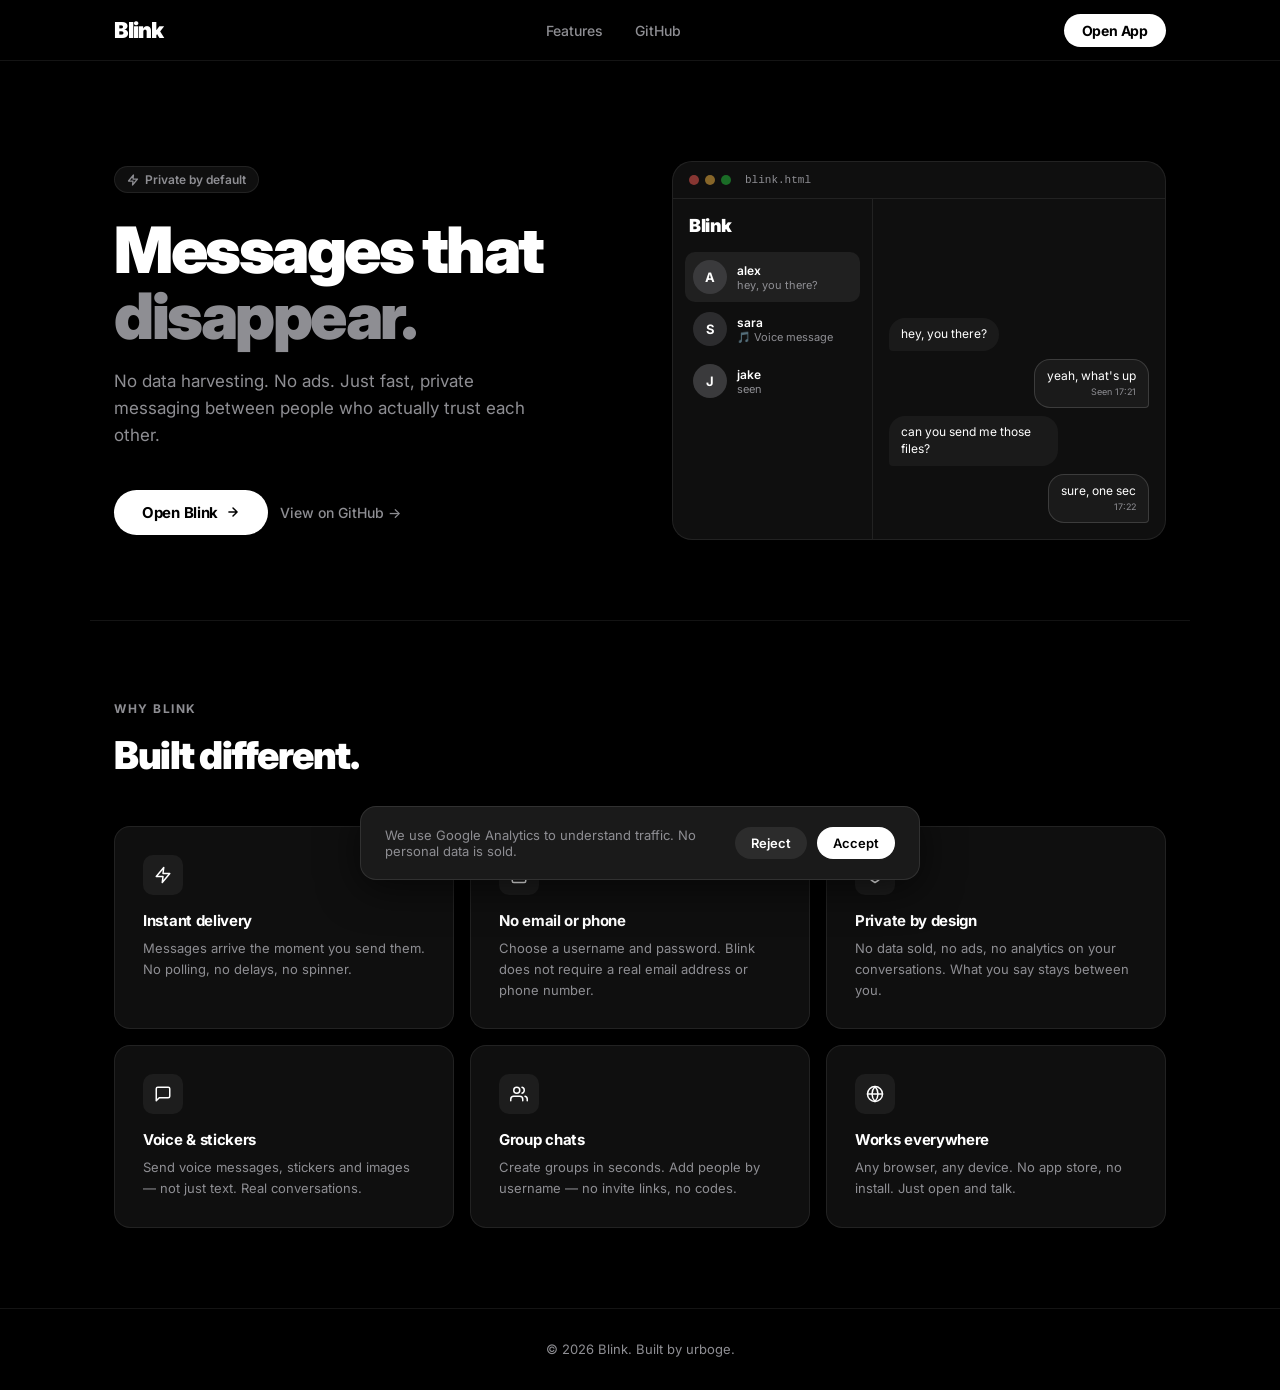
<file: index.html>
<!DOCTYPE html>
<html lang="en">
<head>
    <script>
        window.dataLayer = window.dataLayer || [];
        function gtag() { dataLayer.push(arguments); }
        if (localStorage.getItem('cookieConsent') === 'granted') {
            gtag('consent', 'default', { 'analytics_storage': 'granted', 'ad_storage': 'granted', 'ad_user_data': 'granted', 'ad_personalization': 'granted' });
        } else {
            gtag('consent', 'default', { 'analytics_storage': 'denied', 'ad_storage': 'denied', 'ad_user_data': 'denied', 'ad_personalization': 'denied' });
        }
    </script>
    <script async src="https://www.googletagmanager.com/gtag/js?id=G-JH6J9DNLD3"></script>
    <script>gtag('js', new Date()); gtag('config', 'G-JH6J9DNLD3');</script>

    <meta charset="UTF-8">
    <meta name="viewport" content="width=device-width, initial-scale=1.0">
    <title>Blink — Private Messaging</title>
    <link rel="preconnect" href="https://fonts.googleapis.com">
    <link rel="preconnect" href="https://fonts.gstatic.com" crossorigin>
    <link href="https://fonts.googleapis.com/css2?family=Inter:wght@400;500;600;700;800;900&display=swap" rel="stylesheet">
    <style>
        *, *::before, *::after { box-sizing: border-box; margin: 0; padding: 0; }

        :root {
            --bg: #000000;
            --surface: #0f0f0f;
            --surface2: #1a1a1a;
            --border: rgba(255,255,255,0.08);
            --border-hover: rgba(255,255,255,0.16);
            --text: #ffffff;
            --text-secondary: #8e8e93;
            --accent: #ffffff;
        }

        html { scroll-behavior: smooth; }

        body {
            font-family: 'Inter', -apple-system, BlinkMacSystemFont, sans-serif;
            background: var(--bg);
            color: var(--text);
            min-height: 100vh;
            overflow-x: hidden;
        }

        /* HEADER */
        header {
            position: sticky; top: 0; z-index: 100;
            background: rgba(0,0,0,0.8);
            backdrop-filter: blur(20px);
            -webkit-backdrop-filter: blur(20px);
            border-bottom: 1px solid var(--border);
        }
        .header-inner {
            max-width: 1100px; margin: 0 auto;
            padding: 0 24px; height: 60px;
            display: flex; align-items: center; justify-content: space-between;
        }
        .wordmark {
            font-size: 22px; font-weight: 900;
            letter-spacing: -1px; color: #fff;
        }
        nav { display: flex; align-items: center; gap: 32px; }
        nav a {
            font-size: 14px; font-weight: 500;
            color: var(--text-secondary); text-decoration: none;
            transition: color 0.15s;
        }
        nav a:hover { color: #fff; }
        .btn-open {
            background: #fff; color: #000;
            font-size: 14px; font-weight: 700;
            padding: 8px 18px; border-radius: 999px;
            text-decoration: none; transition: opacity 0.15s;
            letter-spacing: -0.2px;
        }
        .btn-open:hover { opacity: 0.85; }

        /* HERO */
        .hero {
            max-width: 1100px; margin: 0 auto;
            padding: 100px 24px 80px;
            display: grid; grid-template-columns: 1fr 1fr;
            gap: 64px; align-items: center;
        }
        .hero-badge {
            display: inline-flex; align-items: center; gap: 6px;
            background: rgba(255,255,255,0.06);
            border: 1px solid var(--border);
            padding: 5px 12px; border-radius: 999px;
            font-size: 12px; font-weight: 600;
            color: var(--text-secondary);
            margin-bottom: 24px;
        }
        .hero-badge svg { width: 12px; height: 12px; }
        h1 {
            font-size: clamp(42px, 5vw, 64px);
            font-weight: 900; line-height: 1.02;
            letter-spacing: -2.5px; color: #fff;
            margin-bottom: 20px;
        }
        h1 em { font-style: normal; color: var(--text-secondary); }
        .hero-sub {
            font-size: 17px; line-height: 1.6;
            color: var(--text-secondary); font-weight: 400;
            max-width: 420px; margin-bottom: 40px;
        }
        .hero-cta {
            display: flex; gap: 12px; align-items: center; flex-wrap: wrap;
        }
        .btn-primary {
            background: #fff; color: #000;
            font-size: 15px; font-weight: 700;
            padding: 13px 28px; border-radius: 999px;
            text-decoration: none; transition: opacity 0.15s;
            letter-spacing: -0.3px; display: inline-flex; align-items: center; gap: 8px;
        }
        .btn-primary:hover { opacity: 0.88; }
        .btn-secondary {
            font-size: 14px; font-weight: 500;
            color: var(--text-secondary); text-decoration: none;
            transition: color 0.15s;
        }
        .btn-secondary:hover { color: #fff; }

        /* MOCKUP */
        .hero-visual {
            position: relative;
        }
        .mockup-shell {
            background: var(--surface);
            border: 1px solid var(--border);
            border-radius: 20px;
            overflow: hidden;
            box-shadow: 0 32px 80px rgba(0,0,0,0.6);
        }
        .mockup-bar {
            display: flex; align-items: center; gap: 6px;
            padding: 12px 16px;
            border-bottom: 1px solid var(--border);
        }
        .dot { width: 10px; height: 10px; border-radius: 50%; }
        .dot-r { background: rgba(255,95,87,0.5); }
        .dot-y { background: rgba(255,189,68,0.5); }
        .dot-g { background: rgba(39,201,63,0.5); }
        .mockup-bar span {
            font-size: 11px; color: var(--text-secondary);
            font-family: monospace; margin-left: 8px;
        }
        .mockup-screen {
            display: flex; min-height: 340px;
        }
        /* fake sidebar */
        .mock-sidebar {
            width: 200px; border-right: 1px solid var(--border);
            padding: 16px 12px; flex-shrink: 0;
        }
        .mock-header {
            font-size: 18px; font-weight: 900; letter-spacing: -0.5px;
            margin-bottom: 16px; padding: 0 4px;
        }
        .mock-row {
            display: flex; align-items: center; gap: 10px;
            padding: 8px 8px; border-radius: 10px;
            margin-bottom: 2px;
        }
        .mock-row.active { background: rgba(255,255,255,0.07); }
        .mock-av {
            width: 34px; height: 34px; border-radius: 50%;
            display: flex; align-items: center; justify-content: center;
            font-size: 13px; font-weight: 700; color: #fff; flex-shrink: 0;
        }
        .mock-info { min-width: 0; }
        .mock-name { font-size: 12px; font-weight: 600; }
        .mock-preview { font-size: 11px; color: var(--text-secondary); white-space: nowrap; overflow: hidden; text-overflow: ellipsis; }
        /* fake chat */
        .mock-chat {
            flex: 1; padding: 16px; display: flex; flex-direction: column; gap: 8px; justify-content: flex-end;
        }
        .mock-bubble {
            max-width: 65%; padding: 8px 12px;
            border-radius: 16px; font-size: 12px; line-height: 1.4;
        }
        .mock-bubble.in {
            background: var(--surface2); color: #fff; align-self: flex-start;
            border-bottom-left-radius: 4px;
        }
        .mock-bubble.out {
            background: #1a1a1a; color: #fff;
            border: 1px solid rgba(255,255,255,0.15);
            align-self: flex-end;
            border-bottom-right-radius: 4px;
        }
        .mock-time { font-size: 9px; color: var(--text-secondary); margin-top: 2px; text-align: right; }

        /* FEATURES */
        .features {
            max-width: 1100px; margin: 0 auto;
            padding: 80px 24px;
            border-top: 1px solid var(--border);
        }
        .section-label {
            font-size: 12px; font-weight: 700; letter-spacing: 1.5px;
            color: var(--text-secondary); text-transform: uppercase;
            margin-bottom: 16px;
        }
        .section-title {
            font-size: clamp(28px, 3vw, 40px); font-weight: 900;
            letter-spacing: -1.5px; margin-bottom: 48px;
        }
        .features-grid {
            display: grid; grid-template-columns: repeat(3, 1fr);
            gap: 16px;
        }
        .feat-card {
            background: var(--surface);
            border: 1px solid var(--border);
            border-radius: 16px; padding: 28px;
            transition: border-color 0.2s;
        }
        .feat-card:hover { border-color: var(--border-hover); }
        .feat-icon {
            width: 40px; height: 40px; border-radius: 10px;
            background: rgba(255,255,255,0.06);
            display: flex; align-items: center; justify-content: center;
            margin-bottom: 16px;
        }
        .feat-icon svg { width: 18px; height: 18px; stroke: #fff; }
        .feat-title { font-size: 15px; font-weight: 700; margin-bottom: 8px; letter-spacing: -0.3px; }
        .feat-desc { font-size: 13px; color: var(--text-secondary); line-height: 1.6; }

        /* FOOTER */
        footer {
            border-top: 1px solid var(--border);
            padding: 32px 24px;
            text-align: center;
            font-size: 13px; color: var(--text-secondary);
        }
        footer a { color: var(--text-secondary); text-decoration: none; transition: color 0.15s; }
        footer a:hover { color: #fff; }

        /* COOKIE BANNER */
        #cookie-banner {
            position: fixed; bottom: 20px; left: 50%; transform: translateX(-50%);
            width: calc(100% - 40px); max-width: 560px;
            background: #1a1a1a; border: 1px solid rgba(255,255,255,0.1);
            border-radius: 16px; padding: 20px 24px;
            display: flex; align-items: center; justify-content: space-between; gap: 16px;
            box-shadow: 0 8px 40px rgba(0,0,0,0.6);
            z-index: 9999; font-size: 13px; color: var(--text-secondary);
        }
        .cookie-btns { display: flex; gap: 10px; flex-shrink: 0; }
        .cookie-btn {
            padding: 8px 16px; border-radius: 999px; border: none;
            font-size: 13px; font-weight: 600; cursor: pointer; font-family: inherit;
        }
        .cookie-reject { background: rgba(255,255,255,0.08); color: #fff; }
        .cookie-accept { background: #fff; color: #000; }

        /* RESPONSIVE */
        @media (max-width: 768px) {
            .hero { grid-template-columns: 1fr; gap: 40px; padding: 60px 20px 48px; }
            .hero-sub { max-width: 100%; }
            .features-grid { grid-template-columns: 1fr; }
            nav { display: none; }
            .mock-sidebar { display: none; }
        }
        @media (max-width: 600px) {
            .features-grid { grid-template-columns: 1fr; }
        }
    </style>
</head>
<body>

<header>
    <div class="header-inner">
        <span class="wordmark">Blink</span>
        <nav>
            <a href="#features">Features</a>
            <a href="https://github.com/urboge/blink" target="_blank">GitHub</a>
        </nav>
        <a href="blink.html" class="btn-open">Open App</a>
    </div>
</header>

<main>
    <!-- HERO -->
    <section class="hero">
        <div>
            <div class="hero-badge">
                <svg viewBox="0 0 24 24" fill="none" stroke="currentColor" stroke-width="2.5" stroke-linecap="round" stroke-linejoin="round"><polygon points="13 2 3 14 12 14 11 22 21 10 12 10 13 2"/></svg>
                Private by default
            </div>
            <h1>Messages that<br><em>disappear.</em></h1>
            <p class="hero-sub">No data harvesting. No ads. Just fast, private messaging between people who actually trust each other.</p>
            <div class="hero-cta">
                <a href="blink.html" class="btn-primary">
                    Open Blink
                    <svg width="14" height="14" viewBox="0 0 24 24" fill="none" stroke="currentColor" stroke-width="2.5" stroke-linecap="round" stroke-linejoin="round"><path d="M5 12h14M12 5l7 7-7 7"/></svg>
                </a>
                <a href="https://github.com/urboge/blink" target="_blank" class="btn-secondary">View on GitHub →</a>
            </div>
        </div>

        <div class="hero-visual">
            <div class="mockup-shell">
                <div class="mockup-bar">
                    <div class="dot dot-r"></div>
                    <div class="dot dot-y"></div>
                    <div class="dot dot-g"></div>
                    <span>blink.html</span>
                </div>
                <div class="mockup-screen">
                    <div class="mock-sidebar">
                        <div class="mock-header">Blink</div>
                        <div class="mock-row active">
                            <div class="mock-av" style="background:#3a3a3c;">A</div>
                            <div class="mock-info">
                                <div class="mock-name">alex</div>
                                <div class="mock-preview">hey, you there?</div>
                            </div>
                        </div>
                        <div class="mock-row">
                            <div class="mock-av" style="background:#2c2c2e;">S</div>
                            <div class="mock-info">
                                <div class="mock-name">sara</div>
                                <div class="mock-preview">🎵 Voice message</div>
                            </div>
                        </div>
                        <div class="mock-row">
                            <div class="mock-av" style="background:#3a3a3c;">J</div>
                            <div class="mock-info">
                                <div class="mock-name">jake</div>
                                <div class="mock-preview">seen</div>
                            </div>
                        </div>
                    </div>
                    <div class="mock-chat">
                        <div class="mock-bubble in">hey, you there?</div>
                        <div class="mock-bubble out">
                            yeah, what's up
                            <div class="mock-time">Seen 17:21</div>
                        </div>
                        <div class="mock-bubble in">can you send me those files?</div>
                        <div class="mock-bubble out">
                            sure, one sec
                            <div class="mock-time">17:22</div>
                        </div>
                    </div>
                </div>
            </div>
        </div>
    </section>

    <!-- FEATURES -->
    <section class="features" id="features">
        <div class="section-label">Why Blink</div>
        <div class="section-title">Built different.</div>
        <div class="features-grid">
            <div class="feat-card">
                <div class="feat-icon">
                    <svg viewBox="0 0 24 24" fill="none" stroke-width="2" stroke-linecap="round" stroke-linejoin="round"><polygon points="13 2 3 14 12 14 11 22 21 10 12 10 13 2"/></svg>
                </div>
                <div class="feat-title">Instant delivery</div>
                <div class="feat-desc">Messages arrive the moment you send them. No polling, no delays, no spinner.</div>
            </div>
            <div class="feat-card">
                <div class="feat-icon">
                    <svg viewBox="0 0 24 24" fill="none" stroke-width="2" stroke-linecap="round" stroke-linejoin="round"><rect x="3" y="11" width="18" height="11" rx="2"/><path d="M7 11V7a5 5 0 0 1 10 0v4"/></svg>
                </div>
                <div class="feat-title">No email or phone</div>
                <div class="feat-desc">Choose a username and password. Blink does not require a real email address or phone number.</div>
            </div>
            <div class="feat-card">
                <div class="feat-icon">
                    <svg viewBox="0 0 24 24" fill="none" stroke-width="2" stroke-linecap="round" stroke-linejoin="round"><path d="M12 22s8-4 8-10V5l-8-3-8 3v7c0 6 8 10 8 10z"/></svg>
                </div>
                <div class="feat-title">Private by design</div>
                <div class="feat-desc">No data sold, no ads, no analytics on your conversations. What you say stays between you.</div>
            </div>
            <div class="feat-card">
                <div class="feat-icon">
                    <svg viewBox="0 0 24 24" fill="none" stroke-width="2" stroke-linecap="round" stroke-linejoin="round"><path d="M21 15a2 2 0 0 1-2 2H7l-4 4V5a2 2 0 0 1 2-2h14a2 2 0 0 1 2 2z"/></svg>
                </div>
                <div class="feat-title">Voice & stickers</div>
                <div class="feat-desc">Send voice messages, stickers and images — not just text. Real conversations.</div>
            </div>
            <div class="feat-card">
                <div class="feat-icon">
                    <svg viewBox="0 0 24 24" fill="none" stroke-width="2" stroke-linecap="round" stroke-linejoin="round"><path d="M17 21v-2a4 4 0 0 0-4-4H5a4 4 0 0 0-4 4v2"/><circle cx="9" cy="7" r="4"/><path d="M23 21v-2a4 4 0 0 0-3-3.87"/><path d="M16 3.13a4 4 0 0 1 0 7.75"/></svg>
                </div>
                <div class="feat-title">Group chats</div>
                <div class="feat-desc">Create groups in seconds. Add people by username — no invite links, no codes.</div>
            </div>
            <div class="feat-card">
                <div class="feat-icon">
                    <svg viewBox="0 0 24 24" fill="none" stroke-width="2" stroke-linecap="round" stroke-linejoin="round"><circle cx="12" cy="12" r="10"/><line x1="2" y1="12" x2="22" y2="12"/><path d="M12 2a15.3 15.3 0 0 1 4 10 15.3 15.3 0 0 1-4 10 15.3 15.3 0 0 1-4-10 15.3 15.3 0 0 1 4-10z"/></svg>
                </div>
                <div class="feat-title">Works everywhere</div>
                <div class="feat-desc">Any browser, any device. No app store, no install. Just open and talk.</div>
            </div>
        </div>
    </section>
</main>

<footer>
    <p>&copy; 2026 Blink. Built by <a href="https://github.com/urboge" target="_blank">urboge</a>.</p>
</footer>

<!-- COOKIE BANNER -->
<div id="cookie-banner" style="display:none;">
    <span>We use Google Analytics to understand traffic. No personal data is sold.</span>
    <div class="cookie-btns">
        <button class="cookie-btn cookie-reject" onclick="cookieChoice('denied')">Reject</button>
        <button class="cookie-btn cookie-accept" onclick="cookieChoice('granted')">Accept</button>
    </div>
</div>

<script>
    function cookieChoice(choice) {
        localStorage.setItem('cookieConsent', choice);
        if (choice === 'granted') {
            gtag('consent', 'update', { 'analytics_storage': 'granted', 'ad_storage': 'granted', 'ad_user_data': 'granted', 'ad_personalization': 'granted' });
        }
        document.getElementById('cookie-banner').style.display = 'none';
    }
    if (!localStorage.getItem('cookieConsent')) {
        document.getElementById('cookie-banner').style.display = 'flex';
    }
</script>
</body>
</html>
</file>
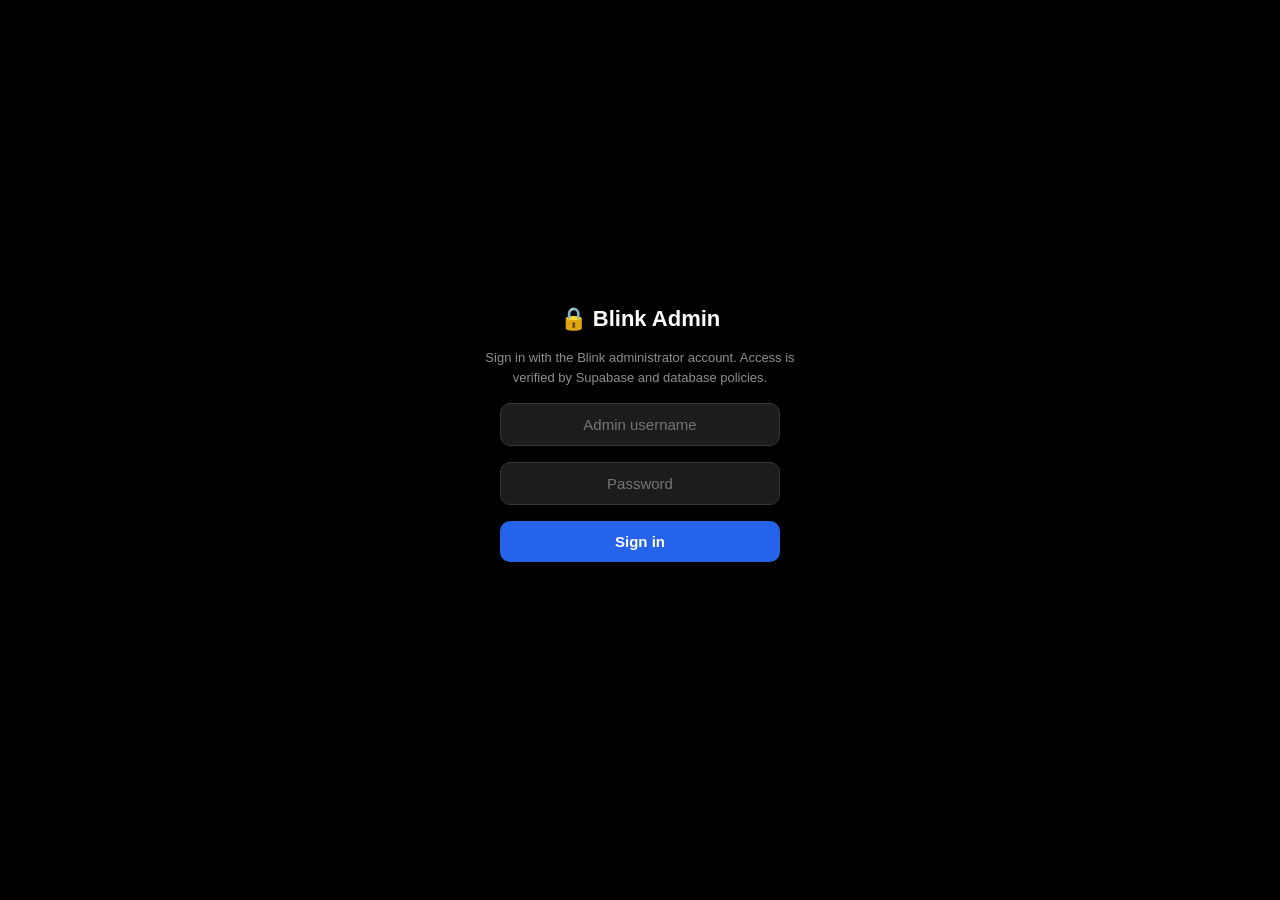
<file: admin.html>
<!DOCTYPE html>
<html lang="en">
<head>
<meta charset="UTF-8">
<meta name="viewport" content="width=device-width, initial-scale=1.0">
<title>Blink Admin</title>
<style>
  * { margin: 0; padding: 0; box-sizing: border-box; }
  body {
    font-family: -apple-system, BlinkMacSystemFont, 'SF Pro Text', sans-serif;
    background: #000; color: #fff; min-height: 100vh;
  }

  /* PASSWORD GATE */
  #gate {
    display: flex; flex-direction: column; align-items: center; justify-content: center;
    height: 100vh; gap: 16px; padding: 0 20px;
  }
  #gate h1 { font-size: 22px; font-weight: 700; }
  #gate p { color: #8e8e93; font-size: 13px; text-align: center; max-width: 320px; line-height: 1.5; }
  #gate-input, #gate-username, #gate-new-password, #gate-confirm-password {
    width: 280px; background: #1c1c1e; border: 1px solid #38383a;
    border-radius: 10px; padding: 12px 14px; color: #fff; font-size: 15px;
    text-align: center; outline: none;
  }
  #gate-input:focus, #gate-username:focus, #gate-new-password:focus, #gate-confirm-password:focus { border-color: #2563eb; }
  #gate-btn {
    width: 280px; padding: 12px; background: #2563eb; border: none;
    border-radius: 10px; color: #fff; font-size: 15px; font-weight: 600;
    cursor: pointer; font-family: inherit;
  }
  #gate-btn:hover { background: #1d4ed8; }
  #gate-error { color: #ff453a; font-size: 13px; min-height: 16px; }

  /* DASHBOARD */
  #dashboard { display: none; max-width: 1000px; margin: 0 auto; padding: 24px 20px 60px; }
  #dashboard.open { display: block; }

  header { display: flex; align-items: center; justify-content: space-between; margin-bottom: 24px; }
  header h1 { font-size: 22px; font-weight: 700; }
  #refresh-btn {
    background: #1c1c1e; border: 1px solid #38383a; color: #fff;
    border-radius: 10px; padding: 8px 14px; font-size: 13px; cursor: pointer;
    font-family: inherit; display: flex; align-items: center; gap: 6px;
  }
  #refresh-btn:hover { background: #2c2c2e; }
  #logout-btn {
    background: #1c1c1e; border: 1px solid #38383a; color: #ff453a;
    border-radius: 10px; padding: 8px 14px; font-size: 13px; cursor: pointer;
    font-family: inherit;
  }
  #logout-btn:hover { background: rgba(255,69,58,0.15); }

  .stat-row { display: grid; grid-template-columns: repeat(auto-fit, minmax(150px, 1fr)); gap: 12px; margin-bottom: 24px; }
  .stat-card { background: #1c1c1e; border: 1px solid #38383a; border-radius: 14px; padding: 16px; }
  .stat-card .label { font-size: 12px; color: #8e8e93; margin-bottom: 4px; }
  .stat-card .value { font-size: 28px; font-weight: 700; }
  .stat-card .sub { font-size: 11px; color: #8e8e93; margin-top: 2px; }

  section { margin-bottom: 28px; }
  section h2 { font-size: 15px; font-weight: 700; margin-bottom: 10px; color: #8e8e93; text-transform: uppercase; letter-spacing: 0.3px; }

  table { width: 100%; border-collapse: collapse; background: #1c1c1e; border-radius: 14px; overflow: hidden; }
  th, td { padding: 10px 14px; text-align: left; font-size: 13px; border-bottom: 1px solid #2c2c2e; }
  th { color: #8e8e93; font-weight: 600; font-size: 11px; text-transform: uppercase; }
  tr:last-child td { border-bottom: none; }

  .config-row {
    display: flex; align-items: center; justify-content: space-between;
    background: #1c1c1e; border: 1px solid #38383a; border-radius: 12px;
    padding: 12px 16px; margin-bottom: 8px;
  }
  .config-label { font-size: 14px; font-weight: 600; }
  .config-desc { font-size: 12px; color: #8e8e93; margin-top: 2px; }
  .toggle-switch { position: relative; display: inline-block; width: 46px; height: 26px; flex-shrink: 0; }
  .toggle-switch input { opacity: 0; width: 0; height: 0; }
  .toggle-slider { position: absolute; inset: 0; background: #3a3a3c; border-radius: 26px; cursor: pointer; transition: background 0.2s; }
  .toggle-slider::before { content: ''; position: absolute; width: 20px; height: 20px; left: 3px; bottom: 3px; background: #fff; border-radius: 50%; transition: transform 0.2s; }
  .toggle-switch input:checked + .toggle-slider { background: #2563eb; }
  .toggle-switch input:checked + .toggle-slider::before { transform: translateX(20px); }

  #broadcast-input {
    width: 100%; background: #2c2c2e; border: 1px solid #38383a;
    border-radius: 10px; padding: 10px 12px; color: #fff; font-size: 14px;
    outline: none; font-family: inherit; margin-top: 8px;
  }
  #broadcast-save {
    margin-top: 8px; background: #2563eb; border: none; border-radius: 10px;
    padding: 9px 16px; color: #fff; font-size: 13px; font-weight: 600;
    cursor: pointer; font-family: inherit;
  }
  #broadcast-save:hover { background: #1d4ed8; }

  /* FORCE RELOAD */
  #force-reload-btn {
    margin-top: 8px; background: #ff9f0a; border: none; border-radius: 10px;
    padding: 9px 16px; color: #000; font-size: 13px; font-weight: 700;
    cursor: pointer; font-family: inherit;
  }
  #force-reload-btn:hover { background: #e6900a; }
  #force-reload-btn:disabled { opacity: 0.6; cursor: default; }
  #force-reload-status { margin-top: 8px; font-size: 13px; color: #8e8e93; min-height: 18px; }

  #blacklist-add-row { display: flex; gap: 8px; margin-top: 8px; }
  #blacklist-username-input, #blacklist-reason-input {
    flex: 1; background: #2c2c2e; border: 1px solid #38383a;
    border-radius: 10px; padding: 9px 12px; color: #fff; font-size: 14px;
    outline: none; font-family: inherit;
  }
  #blacklist-username-input:focus, #blacklist-reason-input:focus { border-color: #2563eb; }
  #blacklist-add-btn {
    background: #ff453a; border: none; border-radius: 10px;
    padding: 9px 16px; color: #fff; font-size: 13px; font-weight: 600;
    cursor: pointer; font-family: inherit; flex-shrink: 0;
  }
  #blacklist-add-btn:hover { background: #d63429; }

  #blacklist-list { display: flex; flex-direction: column; gap: 6px; margin-top: 10px; }
  .blacklist-row {
    display: flex; align-items: center; justify-content: space-between;
    background: #1c1c1e; border: 1px solid #38383a; border-radius: 10px;
    padding: 10px 14px;
  }
  .blacklist-row-info { min-width: 0; }
  .blacklist-username { font-size: 14px; font-weight: 700; }
  .blacklist-reason { font-size: 12px; color: #8e8e93; margin-top: 1px; }
  .blacklist-remove-btn {
    background: rgba(255,69,58,0.15); color: #ff453a; border: none;
    border-radius: 8px; padding: 6px 11px; font-size: 12px; font-weight: 600;
    cursor: pointer; font-family: inherit; flex-shrink: 0;
  }
  .blacklist-remove-btn:hover { background: rgba(255,69,58,0.25); }

  #blacklist-duration-select {
    background: #2c2c2e; border: 1px solid #38383a; border-radius: 10px;
    padding: 9px 10px; color: #fff; font-size: 13px; outline: none; font-family: inherit;
  }
  .blacklist-expiry { font-size: 11px; color: #f59e0b; margin-top: 1px; }

  /* USER SEARCH */
  #user-search-row { display: flex; gap: 8px; margin-top: 8px; }
  #user-search-input {
    flex: 1; background: #2c2c2e; border: 1px solid #38383a; border-radius: 10px;
    padding: 9px 12px; color: #fff; font-size: 14px; outline: none; font-family: inherit;
  }
  #user-search-input:focus { border-color: #2563eb; }
  #user-search-btn {
    background: #2563eb; border: none; border-radius: 10px; padding: 9px 16px;
    color: #fff; font-size: 13px; font-weight: 600; cursor: pointer; font-family: inherit;
  }
  #user-search-btn:hover { background: #1d4ed8; }
  #user-search-result { margin-top: 10px; }
  .user-result-card { background: #1c1c1e; border: 1px solid #38383a; border-radius: 12px; padding: 14px 16px; }
  .user-result-row { display: flex; justify-content: space-between; padding: 5px 0; font-size: 13px; border-bottom: 1px solid #2c2c2e; }
  .user-result-row:last-child { border-bottom: none; }
  .user-result-row .k { color: #8e8e93; }
  .user-result-blocked { color: #ff453a; font-weight: 700; }
  .user-result-ok { color: #16a34a; font-weight: 700; }

  /* SCHEDULED BROADCASTS */
  #scheduled-add-row { display: flex; gap: 8px; margin-top: 8px; flex-wrap: wrap; }
  #scheduled-message-input {
    flex: 2; min-width: 200px; background: #2c2c2e; border: 1px solid #38383a;
    border-radius: 10px; padding: 9px 12px; color: #fff; font-size: 14px; outline: none; font-family: inherit;
  }
  #scheduled-time-input {
    background: #2c2c2e; border: 1px solid #38383a; border-radius: 10px;
    padding: 9px 12px; color: #fff; font-size: 13px; outline: none; font-family: inherit;
  }
  #scheduled-add-btn {
    background: #2563eb; border: none; border-radius: 10px; padding: 9px 16px;
    color: #fff; font-size: 13px; font-weight: 600; cursor: pointer; font-family: inherit;
  }
  #scheduled-add-btn:hover { background: #1d4ed8; }
  #scheduled-list { display: flex; flex-direction: column; gap: 6px; margin-top: 10px; }
  .scheduled-row {
    display: flex; align-items: center; justify-content: space-between;
    background: #1c1c1e; border: 1px solid #38383a; border-radius: 10px; padding: 10px 14px;
  }
  .scheduled-row-info { min-width: 0; }
  .scheduled-message { font-size: 13px; font-weight: 600; }
  .scheduled-time { font-size: 11px; color: #8e8e93; margin-top: 1px; }
  .scheduled-cancel-btn {
    background: rgba(255,69,58,0.15); color: #ff453a; border: none; border-radius: 8px;
    padding: 6px 11px; font-size: 12px; font-weight: 600; cursor: pointer; font-family: inherit; flex-shrink: 0;
  }
  .scheduled-cancel-btn:hover { background: rgba(255,69,58,0.25); }

  /* ERRORS / FEEDBACK TABLES */
  .err-msg { color: #ff453a; font-family: monospace; font-size: 12px; max-width: 260px; word-break: break-word; }
  .feedback-status-open { color: #f59e0b; font-weight: 600; }
  .feedback-status-resolved { color: #16a34a; font-weight: 600; }
  .feedback-resolve-btn {
    background: rgba(37,99,235,0.15); color: #2563eb; border: none; border-radius: 6px;
    padding: 3px 8px; font-size: 11px; cursor: pointer; font-family: inherit; margin-left: 6px;
  }
  .feedback-resolve-btn:hover { background: rgba(37,99,235,0.25); }
  .force-signout-btn {
    background: rgba(255,69,58,0.15); color: #ff453a; border: none; border-radius: 6px;
    padding: 4px 9px; font-size: 11px; cursor: pointer; font-family: inherit;
  }
  .force-signout-btn:hover { background: rgba(255,69,58,0.25); }

  /* WALLET MANAGEMENT */
  #wallet-search-row { display: flex; gap: 8px; margin-top: 8px; }
  #wallet-username-input {
    flex: 1; background: #2c2c2e; border: 1px solid #38383a;
    border-radius: 10px; padding: 9px 12px; color: #fff; font-size: 14px; outline: none; font-family: inherit;
  }
  #wallet-lookup-btn {
    background: #2563eb; border: none; border-radius: 10px; padding: 9px 16px;
    color: #fff; font-size: 13px; font-weight: 600; cursor: pointer; font-family: inherit;
  }
  #wallet-lookup-btn:hover { background: #1d4ed8; }
  #wallet-result {
    margin-top: 10px; font-size: 14px; min-height: 20px;
  }
  .wallet-balance-card {
    background: #1c1c1e; border: 1px solid #38383a; border-radius: 12px;
    padding: 14px 16px; display: flex; align-items: center; justify-content: space-between;
  }
  .wallet-balance-label { font-size: 13px; color: #8e8e93; }
  .wallet-balance-amount { font-size: 22px; font-weight: 700; color: #fff; }
  #wallet-action-row { display: flex; gap: 8px; margin-top: 10px; flex-wrap: wrap; }
  #wallet-amount-input {
    flex: 1; min-width: 100px; background: #2c2c2e; border: 1px solid #38383a;
    border-radius: 10px; padding: 9px 12px; color: #fff; font-size: 14px; outline: none; font-family: inherit;
  }
  .wallet-btn-add {
    background: rgba(22,163,74,0.2); color: #4ade80; border: none; border-radius: 10px;
    padding: 9px 18px; font-size: 13px; font-weight: 700; cursor: pointer; font-family: inherit;
  }
  .wallet-btn-add:hover { background: rgba(22,163,74,0.3); }
  .wallet-btn-remove {
    background: rgba(255,69,58,0.15); color: #ff453a; border: none; border-radius: 10px;
    padding: 9px 18px; font-size: 13px; font-weight: 700; cursor: pointer; font-family: inherit;
  }
  .wallet-btn-remove:hover { background: rgba(255,69,58,0.25); }

  .empty-note { color: #8e8e93; font-size: 13px; padding: 16px; text-align: center; }
</style>
</head>
<body>

<!-- LOGIN GATE -->
<div id="gate">
  <h1>🔒 Blink Admin</h1>
  <p>Sign in with the Blink administrator account. Access is verified by Supabase and database policies.</p>
  <input type="text" id="gate-username" placeholder="Admin username" autocomplete="username" autocapitalize="off" spellcheck="false">
  <input type="password" id="gate-input" placeholder="Password" autocomplete="current-password">
  <button id="gate-btn">Sign in</button>
  <div id="gate-error"></div>
  <div id="gate-password-change" style="display:none;flex-direction:column;align-items:center;gap:12px;">
    <p>Your temporary admin password must be replaced before the dashboard opens.</p>
    <input type="password" id="gate-new-password" placeholder="New password (4+ characters)" minlength="4" autocomplete="new-password">
    <input type="password" id="gate-confirm-password" placeholder="Confirm new password" minlength="4" autocomplete="new-password">
    <button id="gate-change-btn">Set new password</button>
  </div>
</div>

<!-- DASHBOARD -->
<div id="dashboard">
  <header>
    <h1>Blink Admin</h1>
    <div style="display:flex;gap:8px;">
      <button id="refresh-btn">⟲ Refresh</button>
      <button id="logout-btn">Log Out</button>
    </div>
  </header>

  <div class="stat-row" id="today-stats"></div>

  <section>
    <h2>Last 14 Days</h2>
    <table id="stats-table">
      <thead><tr><th>Date</th><th>Messages Sent</th><th>Active Users</th><th>New Signups</th></tr></thead>
      <tbody id="stats-tbody"></tbody>
    </table>
  </section>

  <section>
    <h2>App Settings</h2>
    <div id="config-list"></div>
  </section>

  <section>
    <h2>Broadcast Message</h2>
    <div class="config-desc">Shown to all users as a banner in the app. Leave empty to hide.</div>
    <input type="text" id="broadcast-input" placeholder="e.g. Scheduled maintenance tonight at 10pm">
    <button id="broadcast-save">Save Broadcast</button>
  </section>

  <section>
    <h2>Force App Reload</h2>
    <div class="config-desc">Bumps a version token in app_config. Every user's app detects the change on their next load and hard-reloads once — useful when browsers have cached an old version of Blink.</div>
    <button id="force-reload-btn">⟲ Force Reload for All Users</button>
    <div id="force-reload-status"></div>
  </section>

  <section>
    <h2>Blocked Usernames</h2>
    <div class="config-desc">Blocked usernames can't create a new account, and if they already have one, Blink refuses to load for them.</div>
    <div id="blacklist-add-row">
      <input type="text" id="blacklist-username-input" placeholder="username">
      <input type="text" id="blacklist-reason-input" placeholder="reason (optional)">
      <select id="blacklist-duration-select">
        <option value="">Permanent</option>
        <option value="1">1 hour</option>
        <option value="24">1 day</option>
        <option value="168">1 week</option>
      </select>
      <button id="blacklist-add-btn">Block</button>
    </div>
    <div id="blacklist-list"></div>
  </section>

  <section>
    <h2>Look Up a User</h2>
    <div class="config-desc">Search for a username to see their join date, last activity, device count, and block status.</div>
    <div id="user-search-row">
      <input type="text" id="user-search-input" placeholder="username">
      <button id="user-search-btn">Look Up</button>
    </div>
    <div id="user-search-result"></div>
  </section>

  <section>
    <h2>Top Senders (All-Time)</h2>
    <table>
      <thead><tr><th>#</th><th>Username</th><th>Messages Sent</th><th>Last Active</th></tr></thead>
      <tbody id="leaderboard-tbody"></tbody>
    </table>
  </section>

  <section>
    <h2>Storage Usage</h2>
    <div class="stat-row" id="storage-stats"></div>
  </section>

  <section>
    <h2>Recent Client Errors</h2>
    <div class="config-desc">Real errors caught from users' browsers — useful for spotting bugs you wouldn't otherwise hear about.</div>
    <table>
      <thead><tr><th>When</th><th>User</th><th>Error</th><th>Context</th></tr></thead>
      <tbody id="errors-tbody"></tbody>
    </table>
  </section>

  <section>
    <h2>Feedback / Bug Reports</h2>
    <table>
      <thead><tr><th>When</th><th>User</th><th>Message</th><th>Status</th></tr></thead>
      <tbody id="feedback-tbody"></tbody>
    </table>
  </section>

  <section>
    <h2>Scheduled Broadcasts</h2>
    <div class="config-desc">Queue a broadcast to appear automatically at a future date/time, instead of immediately.</div>
    <div id="scheduled-add-row">
      <input type="text" id="scheduled-message-input" placeholder="Broadcast message">
      <input type="datetime-local" id="scheduled-time-input">
      <button id="scheduled-add-btn">Schedule</button>
    </div>
    <div id="scheduled-list"></div>
  </section>

  <section>
    <h2>Wallet Management</h2>
    <div class="config-desc">Look up any user's Blink Pay balance and add or remove funds directly.</div>
    <div id="wallet-search-row">
      <input type="text" id="wallet-username-input" placeholder="username">
      <button id="wallet-lookup-btn">Look Up</button>
    </div>
    <div id="wallet-result"></div>
    <div id="wallet-action-row" style="display:none;">
      <input type="number" id="wallet-amount-input" placeholder="Amount" min="1">
      <button id="wallet-add-btn" class="wallet-btn-add">+ Add</button>
      <button id="wallet-remove-btn" class="wallet-btn-remove">− Remove</button>
    </div>
  </section>
</div>

<script src="blink-auth.js"></script>
<script src="admin.js"></script>
</body>
</html>
</file>
